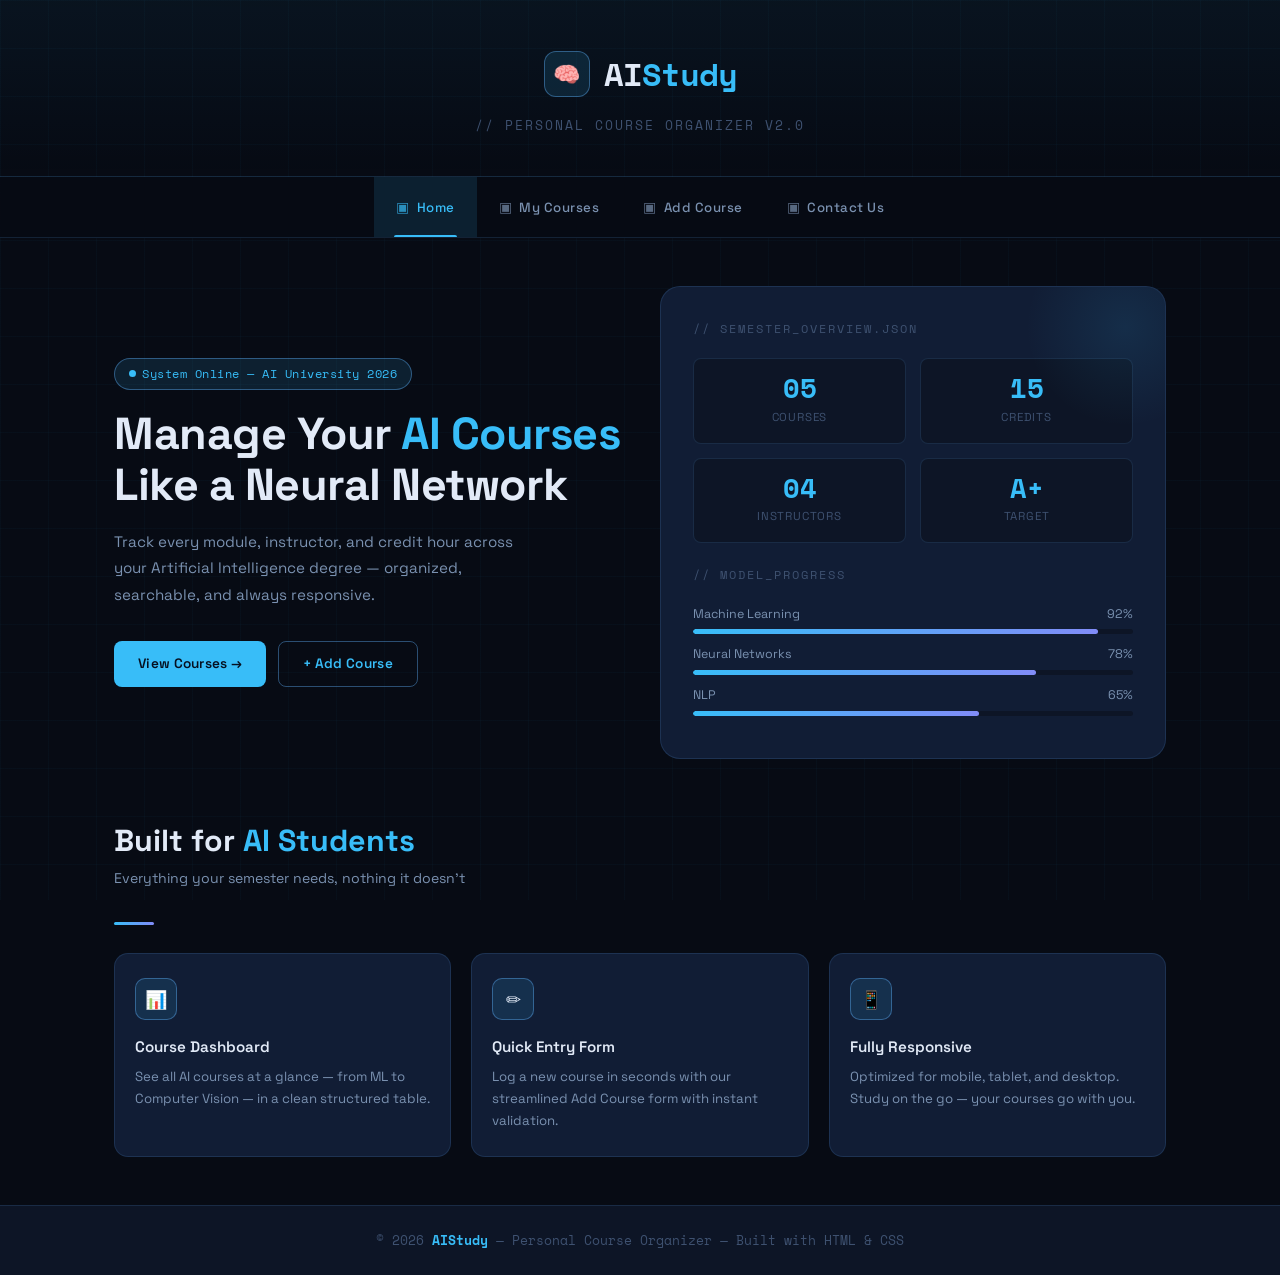
<file: index.html>
<!DOCTYPE html>
<html lang="en">
<head>
    <meta charset="UTF-8" />
    <meta name="viewport" content="width=device-width, initial-scale=1.0" />
    <title>AI University — Course Organizer</title>
    <link rel="stylesheet" href="css/style.css" />
</head>
<body>

    <!-- ===== HEADER ===== -->
    <header>
        <div class="logo-wrap">
            <div class="logo-icon">&#x1F9E0;</div>
            <div class="logo-text">AI<span>Study</span></div>
        </div>
        <p class="header-sub">// Personal Course Organizer v2.0</p>
    </header>

    <!-- ===== NAV ===== -->
    <nav>
        <ul>
            <li><a href="index.html" class="active"><span class="nav-icon">&#x25A3;</span> Home</a></li>
            <li><a href="courses.html"><span class="nav-icon">&#x25A3;</span> My Courses</a></li>
            <li><a href="add-course.html"><span class="nav-icon">&#x25A3;</span> Add Course</a></li>
            <li><a href="contact.html"><span class="nav-icon">&#x25A3;</span> Contact Us</a></li>
        </ul>
    </nav>

    <!-- ===== MAIN ===== -->
    <main>

        <!-- Hero -->
        <section class="hero">
            <div class="hero-text">
                <div class="hero-badge">System Online — AI University 2026</div>
                <h2>
                    Manage Your <span class="hl">AI Courses</span><br />
                    Like a Neural Network
                </h2>
                <p>
                    Track every module, instructor, and credit hour across your
                    Artificial Intelligence degree — organized, searchable, and
                    always responsive.
                </p>
                <div class="btn-actions">
                    <a href="courses.html" class="btn btn-primary">View Courses &rarr;</a>
                    <a href="add-course.html" class="btn btn-ghost">+ Add Course</a>
                </div>
            </div>

            <div class="hero-panel">
                <p class="panel-label">// semester_overview.json</p>
                <div class="stat-grid">
                    <div class="stat-box">
                        <div class="num">05</div>
                        <div class="lbl">Courses</div>
                    </div>
                    <div class="stat-box">
                        <div class="num">15</div>
                        <div class="lbl">Credits</div>
                    </div>
                    <div class="stat-box">
                        <div class="num">04</div>
                        <div class="lbl">Instructors</div>
                    </div>
                    <div class="stat-box">
                        <div class="num">A+</div>
                        <div class="lbl">Target</div>
                    </div>
                </div>
                <p class="panel-label" style="margin-top:18px;">// model_progress</p>
                <div class="model-bar">
                    <div class="model-bar-label"><span>Machine Learning</span><span>92%</span></div>
                    <div class="bar-track"><div class="bar-fill" style="width:92%"></div></div>
                </div>
                <div class="model-bar">
                    <div class="model-bar-label"><span>Neural Networks</span><span>78%</span></div>
                    <div class="bar-track"><div class="bar-fill" style="width:78%"></div></div>
                </div>
                <div class="model-bar">
                    <div class="model-bar-label"><span>NLP</span><span>65%</span></div>
                    <div class="bar-track"><div class="bar-fill" style="width:65%"></div></div>
                </div>
            </div>
        </section>

        <!-- Features -->
        <section>
            <h2 class="section-title">Built for <span>AI Students</span></h2>
            <p class="section-sub">Everything your semester needs, nothing it doesn't</p>
            <div class="divider"></div>

            <div class="features">
                <div class="feature-card">
                    <div class="feat-icon">&#x1F4CA;</div>
                    <h3>Course Dashboard</h3>
                    <p>See all AI courses at a glance — from ML to Computer Vision — in a clean structured table.</p>
                </div>
                <div class="feature-card">
                    <div class="feat-icon">&#x270F;</div>
                    <h3>Quick Entry Form</h3>
                    <p>Log a new course in seconds with our streamlined Add Course form with instant validation.</p>
                </div>
                <div class="feature-card">
                    <div class="feat-icon">&#x1F4F1;</div>
                    <h3>Fully Responsive</h3>
                    <p>Optimized for mobile, tablet, and desktop. Study on the go — your courses go with you.</p>
                </div>
            </div>
        </section>

    </main>

    <!-- ===== FOOTER ===== -->
    <footer>
        <p>&copy; 2026 <strong>AIStudy</strong> &mdash; Personal Course Organizer &mdash; Built with HTML &amp; CSS</p>
    </footer>

</body>
</html>
</file>
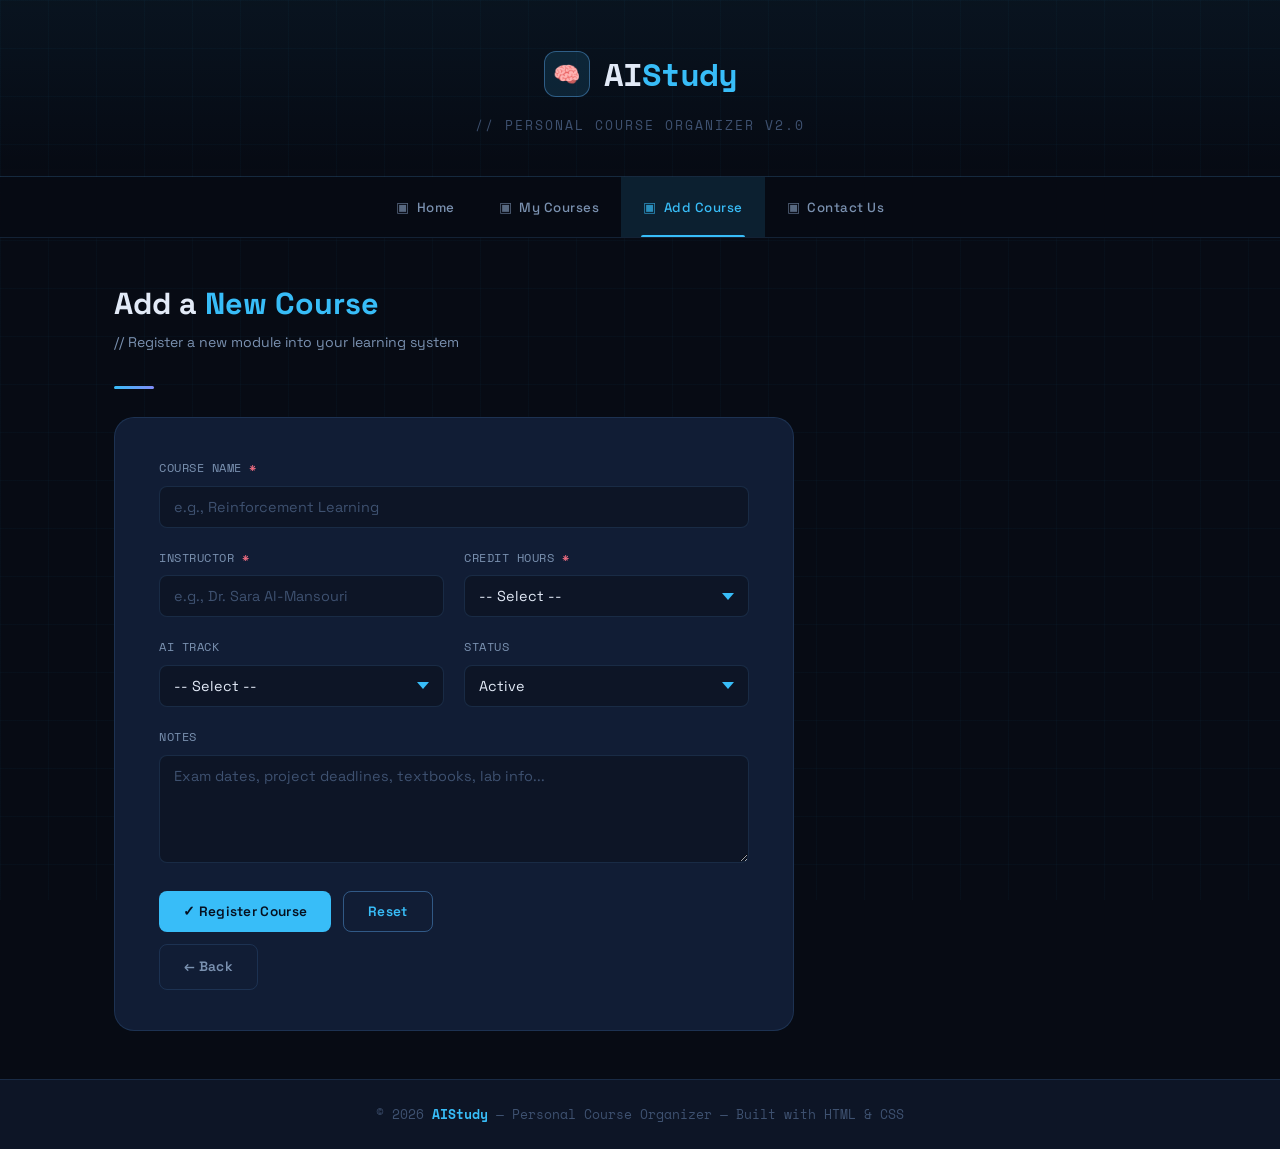
<file: add-course.html>
<!DOCTYPE html>
<html lang="en">
<head>
    <meta charset="UTF-8" />
    <meta name="viewport" content="width=device-width, initial-scale=1.0" />
    <title>AI University — Add Course</title>
    <link rel="stylesheet" href="css/style.css" />
</head>
<body>

    <!-- ===== HEADER ===== -->
    <header>
        <div class="logo-wrap">
            <div class="logo-icon">&#x1F9E0;</div>
            <div class="logo-text">AI<span>Study</span></div>
        </div>
        <p class="header-sub">// Personal Course Organizer v2.0</p>
    </header>

    <!-- ===== NAV ===== -->
    <nav>
        <ul>
            <li><a href="index.html"><span class="nav-icon">&#x25A3;</span> Home</a></li>
            <li><a href="courses.html"><span class="nav-icon">&#x25A3;</span> My Courses</a></li>
            <li><a href="add-course.html" class="active"><span class="nav-icon">&#x25A3;</span> Add Course</a></li>
            <li><a href="contact.html"><span class="nav-icon">&#x25A3;</span> Contact Us</a></li>
        </ul>
    </nav>

    <!-- ===== MAIN ===== -->
    <main>
        <section>
            <h2 class="section-title">Add a <span>New Course</span></h2>
            <p class="section-sub">// Register a new module into your learning system</p>
            <div class="divider"></div>

            <div class="form-card">
                <div class="form-grid">

                    <!-- Course Name -->
                    <div class="form-group full">
                        <label for="courseName">Course Name <span>*</span></label>
                        <input
                            type="text"
                            id="courseName"
                            name="courseName"
                            placeholder="e.g., Reinforcement Learning"
                            required
                        />
                    </div>

                    <!-- Instructor -->
                    <div class="form-group">
                        <label for="instructor">Instructor <span>*</span></label>
                        <input
                            type="text"
                            id="instructor"
                            name="instructor"
                            placeholder="e.g., Dr. Sara Al-Mansouri"
                            required
                        />
                    </div>

                    <!-- Credit Hours -->
                    <div class="form-group">
                        <label for="creditHours">Credit Hours <span>*</span></label>
                        <select id="creditHours" name="creditHours" required>
                            <option value="" disabled selected>-- Select --</option>
                            <option value="1">1 Credit Hour</option>
                            <option value="2">2 Credit Hours</option>
                            <option value="3">3 Credit Hours</option>
                            <option value="4">4 Credit Hours</option>
                        </select>
                    </div>

                    <!-- Track -->
                    <div class="form-group">
                        <label for="track">AI Track</label>
                        <select id="track" name="track">
                            <option value="" disabled selected>-- Select --</option>
                            <option value="ml">Machine Learning</option>
                            <option value="dl">Deep Learning</option>
                            <option value="nlp">NLP</option>
                            <option value="cv">Computer Vision</option>
                            <option value="robotics">Robotics</option>
                            <option value="ethics">AI Ethics</option>
                            <option value="general">General</option>
                        </select>
                    </div>

                    <!-- Status -->
                    <div class="form-group">
                        <label for="status">Status</label>
                        <select id="status" name="status">
                            <option value="active" selected>Active</option>
                            <option value="completed">Completed</option>
                            <option value="dropped">Dropped</option>
                        </select>
                    </div>

                    <!-- Notes -->
                    <div class="form-group full">
                        <label for="notes">Notes</label>
                        <textarea
                            id="notes"
                            name="notes"
                            placeholder="Exam dates, project deadlines, textbooks, lab info..."
                        ></textarea>
                    </div>

                    <!-- Actions -->
                    <div class="form-actions full">
                        <button type="button" class="btn btn-primary" onclick="handleSubmit()">
                            &#x2713; Register Course
                        </button>
                        <button type="button" class="btn btn-ghost" onclick="clearForm()">
                            Reset
                        </button>
                        <a href="courses.html" class="btn" style="background:transparent; color:var(--text-secondary); border:1px solid var(--border);">
                            &larr; Back
                        </a>
                    </div>

                </div>

                <div class="success-msg" id="successMsg">
                    &gt; Course registered successfully &mdash;
                    <a href="courses.html">view in My Courses &rarr;</a>
                </div>
            </div>
        </section>
    </main>

    <!-- ===== FOOTER ===== -->
    <footer>
        <p>&copy; 2026 <strong>AIStudy</strong> &mdash; Personal Course Organizer &mdash; Built with HTML &amp; CSS</p>
    </footer>

    <script>
        function handleSubmit() {
            const name   = document.getElementById('courseName').value.trim();
            const instr  = document.getElementById('instructor').value.trim();
            const credit = document.getElementById('creditHours').value;
            if (!name || !instr || !credit) {
                alert('Please complete all required fields (*).');
                return;
            }
            const msg = document.getElementById('successMsg');
            msg.style.display = 'block';
            msg.scrollIntoView({ behavior: 'smooth' });
        }

        function clearForm() {
            ['courseName','instructor','notes'].forEach(id => document.getElementById(id).value = '');
            document.getElementById('creditHours').value = '';
            document.getElementById('track').value = '';
            document.getElementById('status').value = 'active';
            document.getElementById('successMsg').style.display = 'none';
        }
    </script>

</body>
</html>
</file>
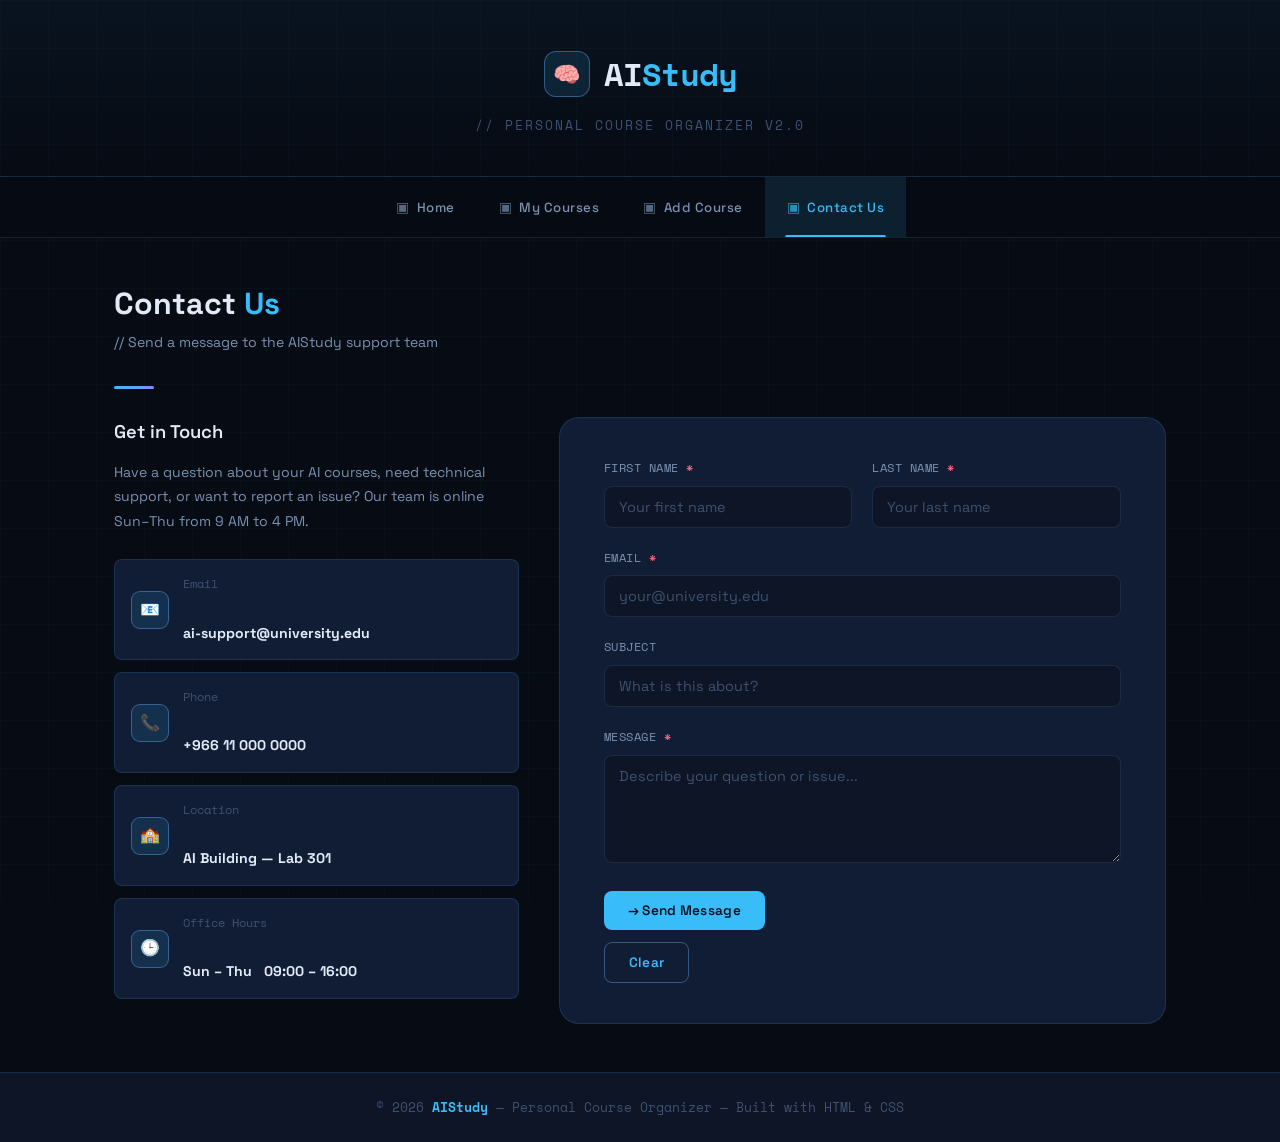
<file: contact.html>
<!DOCTYPE html>
<html lang="en">
<head>
    <meta charset="UTF-8" />
    <meta name="viewport" content="width=device-width, initial-scale=1.0" />
    <title>AI University — Contact Us</title>
    <link rel="stylesheet" href="css/style.css" />
</head>
<body>

    <!-- ===== HEADER ===== -->
    <header>
        <div class="logo-wrap">
            <div class="logo-icon">&#x1F9E0;</div>
            <div class="logo-text">AI<span>Study</span></div>
        </div>
        <p class="header-sub">// Personal Course Organizer v2.0</p>
    </header>

    <!-- ===== NAV ===== -->
    <nav>
        <ul>
            <li><a href="index.html"><span class="nav-icon">&#x25A3;</span> Home</a></li>
            <li><a href="courses.html"><span class="nav-icon">&#x25A3;</span> My Courses</a></li>
            <li><a href="add-course.html"><span class="nav-icon">&#x25A3;</span> Add Course</a></li>
            <li><a href="contact.html" class="active"><span class="nav-icon">&#x25A3;</span> Contact Us</a></li>
        </ul>
    </nav>

    <!-- ===== MAIN ===== -->
    <main>
        <section>
            <h2 class="section-title">Contact <span>Us</span></h2>
            <p class="section-sub">// Send a message to the AIStudy support team</p>
            <div class="divider"></div>

            <div class="contact-grid">

                <!-- Info -->
                <div class="contact-info">
                    <h3>Get in Touch</h3>
                    <p>
                        Have a question about your AI courses, need technical support,
                        or want to report an issue? Our team is online Sun&ndash;Thu
                        from 9 AM to 4 PM.
                    </p>

                    <div class="info-item">
                        <div class="info-icon">&#x1F4E7;</div>
                        <div class="det">
                            <p>Email</p>
                            <strong>ai-support@university.edu</strong>
                        </div>
                    </div>

                    <div class="info-item">
                        <div class="info-icon">&#x1F4DE;</div>
                        <div class="det">
                            <p>Phone</p>
                            <strong>+966 11 000 0000</strong>
                        </div>
                    </div>

                    <div class="info-item">
                        <div class="info-icon">&#x1F3EB;</div>
                        <div class="det">
                            <p>Location</p>
                            <strong>AI Building &mdash; Lab 301</strong>
                        </div>
                    </div>

                    <div class="info-item">
                        <div class="info-icon">&#x1F552;</div>
                        <div class="det">
                            <p>Office Hours</p>
                            <strong>Sun &ndash; Thu &nbsp; 09:00 &ndash; 16:00</strong>
                        </div>
                    </div>
                </div>

                <!-- Form -->
                <div class="form-card">
                    <div class="form-grid">

                        <div class="form-group">
                            <label for="firstName">First Name <span>*</span></label>
                            <input type="text" id="firstName" placeholder="Your first name" required />
                        </div>

                        <div class="form-group">
                            <label for="lastName">Last Name <span>*</span></label>
                            <input type="text" id="lastName" placeholder="Your last name" required />
                        </div>

                        <div class="form-group full">
                            <label for="email">Email <span>*</span></label>
                            <input type="email" id="email" placeholder="your@university.edu" required />
                        </div>

                        <div class="form-group full">
                            <label for="subject">Subject</label>
                            <input type="text" id="subject" placeholder="What is this about?" />
                        </div>

                        <div class="form-group full">
                            <label for="message">Message <span>*</span></label>
                            <textarea id="message" placeholder="Describe your question or issue..." required></textarea>
                        </div>

                        <div class="form-actions full">
                            <button type="button" class="btn btn-primary" onclick="sendMsg()">
                                &#x2192; Send Message
                            </button>
                            <button type="button" class="btn btn-ghost" onclick="clearMsg()">Clear</button>
                        </div>

                    </div>

                    <div class="success-msg" id="contactSuccess">
                        &gt; Message transmitted successfully &mdash; we'll respond within 24 hrs.
                    </div>
                </div>

            </div>
        </section>
    </main>

    <!-- ===== FOOTER ===== -->
    <footer>
        <p>&copy; 2026 <strong>AIStudy</strong> &mdash; Personal Course Organizer &mdash; Built with HTML &amp; CSS</p>
    </footer>

    <script>
        function sendMsg() {
            const first = document.getElementById('firstName').value.trim();
            const email = document.getElementById('email').value.trim();
            const msg   = document.getElementById('message').value.trim();
            if (!first || !email || !msg) {
                alert('Please fill in all required fields (*).');
                return;
            }
            const el = document.getElementById('contactSuccess');
            el.style.display = 'block';
            el.scrollIntoView({ behavior: 'smooth' });
        }

        function clearMsg() {
            ['firstName','lastName','email','subject','message'].forEach(id => {
                document.getElementById(id).value = '';
            });
            document.getElementById('contactSuccess').style.display = 'none';
        }
    </script>

</body>
</html>
</file>
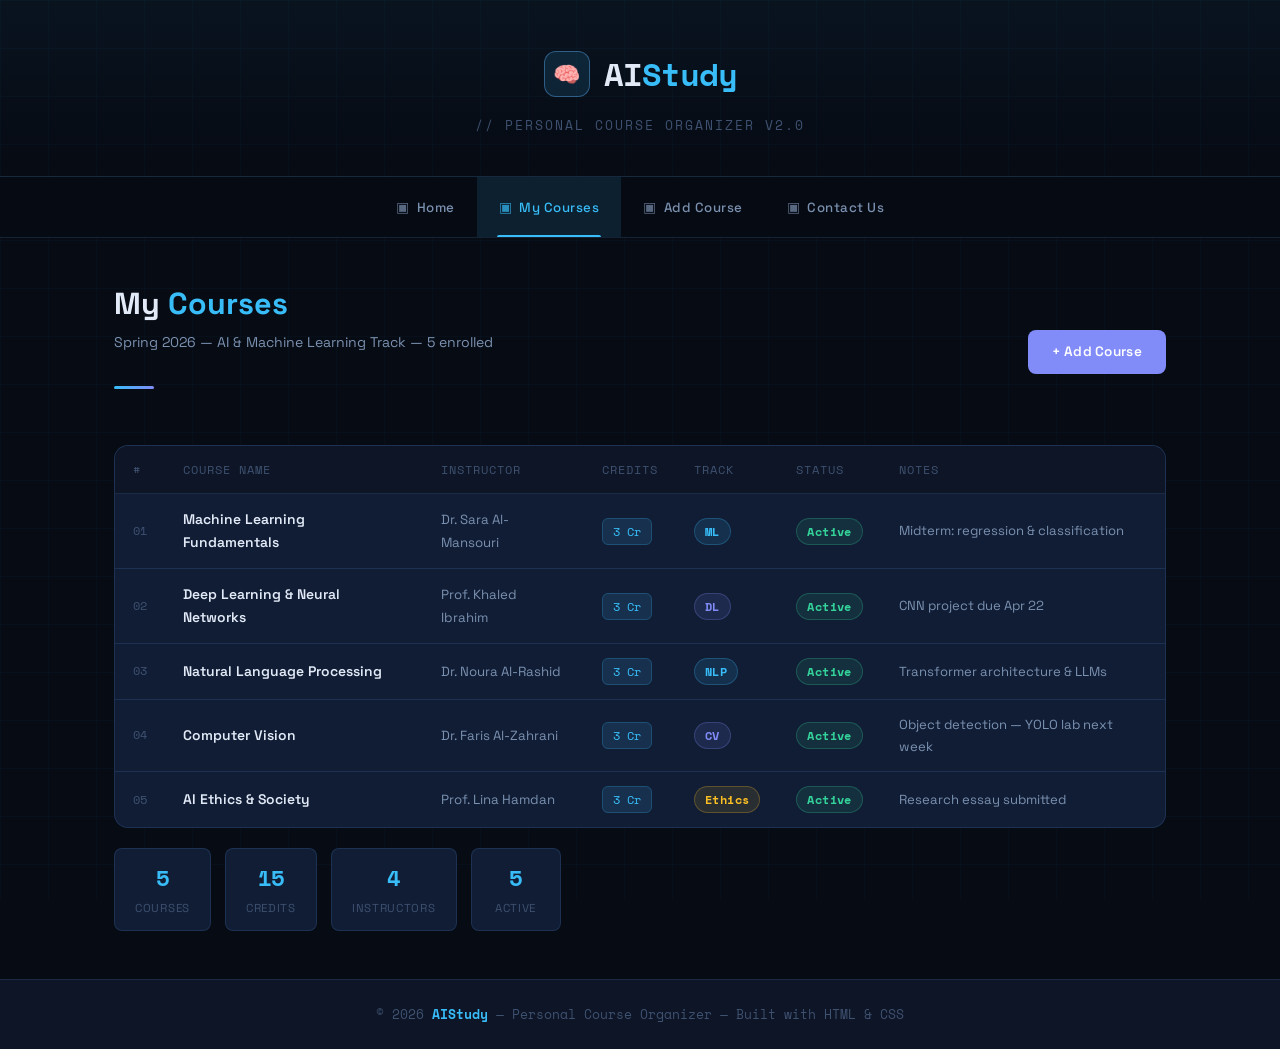
<file: courses.html>
<!DOCTYPE html>
<html lang="en">
<head>
    <meta charset="UTF-8" />
    <meta name="viewport" content="width=device-width, initial-scale=1.0" />
    <title>AI University — My Courses</title>
    <link rel="stylesheet" href="css/style.css" />
</head>
<body>

    <!-- ===== HEADER ===== -->
    <header>
        <div class="logo-wrap">
            <div class="logo-icon">&#x1F9E0;</div>
            <div class="logo-text">AI<span>Study</span></div>
        </div>
        <p class="header-sub">// Personal Course Organizer v2.0</p>
    </header>

    <!-- ===== NAV ===== -->
    <nav>
        <ul>
            <li><a href="index.html"><span class="nav-icon">&#x25A3;</span> Home</a></li>
            <li><a href="courses.html" class="active"><span class="nav-icon">&#x25A3;</span> My Courses</a></li>
            <li><a href="add-course.html"><span class="nav-icon">&#x25A3;</span> Add Course</a></li>
            <li><a href="contact.html"><span class="nav-icon">&#x25A3;</span> Contact Us</a></li>
        </ul>
    </nav>

    <!-- ===== MAIN ===== -->
    <main>
        <section>
            <div class="courses-header">
                <div>
                    <h2 class="section-title">My <span>Courses</span></h2>
                    <p class="section-sub">Spring 2026 &mdash; AI &amp; Machine Learning Track &mdash; 5 enrolled</p>
                    <div class="divider"></div>
                </div>
                <a href="add-course.html" class="btn btn-accent" style="align-self:center;">+ Add Course</a>
            </div>

            <div class="table-wrap">
                <table>
                    <thead>
                        <tr>
                            <th>#</th>
                            <th>Course Name</th>
                            <th>Instructor</th>
                            <th>Credits</th>
                            <th>Track</th>
                            <th>Status</th>
                            <th>Notes</th>
                        </tr>
                    </thead>
                    <tbody>
                        <tr>
                            <td style="font-family:'Space Mono',monospace; color:var(--text-muted); font-size:0.78rem;">01</td>
                            <td><span class="td-name">Machine Learning Fundamentals</span></td>
                            <td><span class="td-instr">Dr. Sara Al-Mansouri</span></td>
                            <td><span class="credit-chip">3 Cr</span></td>
                            <td><span class="badge badge-cyan">ML</span></td>
                            <td><span class="badge badge-green">Active</span></td>
                            <td style="color:var(--text-secondary); font-size:0.82rem;">Midterm: regression &amp; classification</td>
                        </tr>
                        <tr>
                            <td style="font-family:'Space Mono',monospace; color:var(--text-muted); font-size:0.78rem;">02</td>
                            <td><span class="td-name">Deep Learning &amp; Neural Networks</span></td>
                            <td><span class="td-instr">Prof. Khaled Ibrahim</span></td>
                            <td><span class="credit-chip">3 Cr</span></td>
                            <td><span class="badge badge-violet">DL</span></td>
                            <td><span class="badge badge-green">Active</span></td>
                            <td style="color:var(--text-secondary); font-size:0.82rem;">CNN project due Apr 22</td>
                        </tr>
                        <tr>
                            <td style="font-family:'Space Mono',monospace; color:var(--text-muted); font-size:0.78rem;">03</td>
                            <td><span class="td-name">Natural Language Processing</span></td>
                            <td><span class="td-instr">Dr. Noura Al-Rashid</span></td>
                            <td><span class="credit-chip">3 Cr</span></td>
                            <td><span class="badge badge-cyan">NLP</span></td>
                            <td><span class="badge badge-green">Active</span></td>
                            <td style="color:var(--text-secondary); font-size:0.82rem;">Transformer architecture &amp; LLMs</td>
                        </tr>
                        <tr>
                            <td style="font-family:'Space Mono',monospace; color:var(--text-muted); font-size:0.78rem;">04</td>
                            <td><span class="td-name">Computer Vision</span></td>
                            <td><span class="td-instr">Dr. Faris Al-Zahrani</span></td>
                            <td><span class="credit-chip">3 Cr</span></td>
                            <td><span class="badge badge-violet">CV</span></td>
                            <td><span class="badge badge-green">Active</span></td>
                            <td style="color:var(--text-secondary); font-size:0.82rem;">Object detection — YOLO lab next week</td>
                        </tr>
                        <tr>
                            <td style="font-family:'Space Mono',monospace; color:var(--text-muted); font-size:0.78rem;">05</td>
                            <td><span class="td-name">AI Ethics &amp; Society</span></td>
                            <td><span class="td-instr">Prof. Lina Hamdan</span></td>
                            <td><span class="credit-chip">3 Cr</span></td>
                            <td><span class="badge badge-amber">Ethics</span></td>
                            <td><span class="badge badge-green">Active</span></td>
                            <td style="color:var(--text-secondary); font-size:0.82rem;">Research essay submitted</td>
                        </tr>
                    </tbody>
                </table>
            </div>

            <div class="stat-row">
                <div class="mini-stat">
                    <div class="n">5</div>
                    <div class="l">Courses</div>
                </div>
                <div class="mini-stat">
                    <div class="n">15</div>
                    <div class="l">Credits</div>
                </div>
                <div class="mini-stat">
                    <div class="n">4</div>
                    <div class="l">Instructors</div>
                </div>
                <div class="mini-stat">
                    <div class="n">5</div>
                    <div class="l">Active</div>
                </div>
            </div>

        </section>
    </main>

    <!-- ===== FOOTER ===== -->
    <footer>
        <p>&copy; 2026 <strong>AIStudy</strong> &mdash; Personal Course Organizer &mdash; Built with HTML &amp; CSS</p>
    </footer>

</body>
</html>
</file>
<file: css/style.css>
/* ============================================================
   AI University — Personal Course Organizer
   style.css  |  External stylesheet only
   ============================================================ */

@import url('https://fonts.googleapis.com/css2?family=Space+Grotesk:wght@300;400;500;600;700&family=Space+Mono:wght@400;700&display=swap');

/* ---- Design Tokens ---- */
:root {
    /* Core palette — dark futuristic */
    --bg-page:       #070b14;
    --bg-surface:    #0d1526;
    --bg-card:       #111d35;
    --bg-card-hover: #162240;
    --border:        rgba(99, 179, 255, 0.14);
    --border-glow:   rgba(99, 179, 255, 0.40);

    /* Accent */
    --cyan:          #38bdf8;
    --cyan-dim:      rgba(56,189,248,0.12);
    --cyan-mid:      rgba(56,189,248,0.30);
    --violet:        #818cf8;
    --violet-dim:    rgba(129,140,248,0.12);
    --emerald:       #34d399;
    --amber:         #fbbf24;
    --rose:          #fb7185;

    /* Text */
    --text-primary:  #e2eaf7;
    --text-secondary:#7a91b0;
    --text-muted:    #3e5170;

    /* Sizing */
    --nav-h:         60px;
    --radius-sm:     8px;
    --radius-md:     14px;
    --radius-lg:     20px;
    --transition:    0.25s cubic-bezier(.4,0,.2,1);
    --font-main:     'Space Grotesk', sans-serif;
    --font-mono:     'Space Mono', monospace;
}

/* ---- Reset ---- */
*, *::before, *::after { box-sizing: border-box; margin: 0; padding: 0; }
html { scroll-behavior: smooth; }

body {
    font-family: var(--font-main);
    background: var(--bg-page);
    color: var(--text-primary);
    min-height: 100vh;
    display: flex;
    flex-direction: column;
    line-height: 1.65;
    font-size: 15px;
}

/* Subtle grid pattern overlay */
body::before {
    content: '';
    position: fixed;
    inset: 0;
    background-image:
        linear-gradient(rgba(56,189,248,0.03) 1px, transparent 1px),
        linear-gradient(90deg, rgba(56,189,248,0.03) 1px, transparent 1px);
    background-size: 48px 48px;
    pointer-events: none;
    z-index: 0;
}

a { color: inherit; text-decoration: none; }

/* ============================================================
   HEADER
   ============================================================ */
header {
    position: relative;
    z-index: 1;
    padding: 48px 24px 40px;
    text-align: center;
    border-bottom: 1px solid var(--border);
    background: linear-gradient(180deg, rgba(56,189,248,0.05) 0%, transparent 100%);
}

.logo-wrap {
    display: inline-flex;
    align-items: center;
    gap: 14px;
    margin-bottom: 10px;
}

.logo-icon {
    width: 46px;
    height: 46px;
    border-radius: 12px;
    background: var(--cyan-dim);
    border: 1px solid var(--border-glow);
    display: flex;
    align-items: center;
    justify-content: center;
    font-size: 22px;
}

.logo-text {
    font-family: var(--font-mono);
    font-size: clamp(1.4rem, 3vw, 2rem);
    font-weight: 700;
    color: var(--text-primary);
    letter-spacing: -1px;
}

.logo-text span { color: var(--cyan); }

.header-sub {
    font-size: 0.82rem;
    color: var(--text-muted);
    font-family: var(--font-mono);
    letter-spacing: 2px;
    text-transform: uppercase;
    margin-top: 4px;
}

/* ============================================================
   NAV
   ============================================================ */
nav {
    position: sticky;
    top: 0;
    z-index: 100;
    background: rgba(7,11,20,0.88);
    backdrop-filter: blur(16px);
    border-bottom: 1px solid var(--border);
}

nav ul {
    list-style: none;
    display: flex;
    justify-content: center;
    flex-wrap: wrap;
    max-width: 860px;
    margin: 0 auto;
}

nav ul li a {
    display: flex;
    align-items: center;
    gap: 7px;
    height: var(--nav-h);
    padding: 0 22px;
    font-size: 0.83rem;
    font-weight: 500;
    color: var(--text-secondary);
    letter-spacing: 0.5px;
    transition: color var(--transition), background var(--transition);
    position: relative;
}

nav ul li a .nav-icon {
    font-size: 14px;
    opacity: 0.7;
}

nav ul li a::after {
    content: '';
    position: absolute;
    bottom: 0; left: 20px; right: 20px;
    height: 2px;
    background: var(--cyan);
    border-radius: 2px 2px 0 0;
    transform: scaleX(0);
    transition: transform var(--transition);
}

nav ul li a:hover,
nav ul li a.active {
    color: var(--cyan);
    background: var(--cyan-dim);
}

nav ul li a:hover::after,
nav ul li a.active::after {
    transform: scaleX(1);
}

/* ============================================================
   MAIN
   ============================================================ */
main {
    flex: 1;
    max-width: 1100px;
    width: 100%;
    margin: 48px auto;
    padding: 0 24px;
    position: relative;
    z-index: 1;
}

/* ---- Section heading ---- */
.section-title {
    font-size: clamp(1.4rem, 2.5vw, 1.9rem);
    font-weight: 700;
    color: var(--text-primary);
    line-height: 1.2;
    margin-bottom: 8px;
}

.section-title span { color: var(--cyan); }

.section-sub {
    color: var(--text-secondary);
    font-size: 0.88rem;
    margin-bottom: 32px;
}

.divider {
    width: 40px;
    height: 3px;
    background: linear-gradient(90deg, var(--cyan), var(--violet));
    border-radius: 4px;
    margin: 10px 0 28px;
}

/* ---- Cards ---- */
.card {
    background: var(--bg-card);
    border: 1px solid var(--border);
    border-radius: var(--radius-md);
    padding: 28px;
    transition: border-color var(--transition), background var(--transition), transform var(--transition);
}

.card:hover {
    border-color: var(--border-glow);
    background: var(--bg-card-hover);
    transform: translateY(-3px);
}

/* ============================================================
   HOME PAGE
   ============================================================ */
.hero {
    display: grid;
    grid-template-columns: 1fr 1fr;
    gap: 40px;
    align-items: center;
    margin-bottom: 64px;
}

.hero-badge {
    display: inline-flex;
    align-items: center;
    gap: 6px;
    background: var(--cyan-dim);
    border: 1px solid var(--border-glow);
    border-radius: 999px;
    padding: 5px 14px;
    font-size: 0.75rem;
    color: var(--cyan);
    font-family: var(--font-mono);
    letter-spacing: 0.5px;
    margin-bottom: 18px;
}

.hero-badge::before {
    content: '';
    width: 7px; height: 7px;
    border-radius: 50%;
    background: var(--cyan);
}

.hero-text h2 {
    font-size: clamp(1.8rem, 3.5vw, 2.8rem);
    font-weight: 700;
    line-height: 1.15;
    margin-bottom: 18px;
    letter-spacing: -0.5px;
}

.hero-text h2 .hl { color: var(--cyan); }

.hero-text p {
    color: var(--text-secondary);
    font-size: 0.95rem;
    max-width: 420px;
    margin-bottom: 32px;
    line-height: 1.75;
}

/* ---- Buttons ---- */
.btn {
    display: inline-flex;
    align-items: center;
    gap: 8px;
    padding: 11px 24px;
    border-radius: var(--radius-sm);
    font-family: var(--font-main);
    font-size: 0.85rem;
    font-weight: 600;
    cursor: pointer;
    transition: all var(--transition);
    border: none;
    letter-spacing: 0.3px;
}

.btn-primary {
    background: var(--cyan);
    color: #061020;
}

.btn-primary:hover {
    background: #7dd3fc;
    transform: translateY(-2px);
    box-shadow: 0 0 24px rgba(56,189,248,0.35);
}

.btn-ghost {
    background: transparent;
    color: var(--cyan);
    border: 1px solid var(--border-glow);
}

.btn-ghost:hover {
    background: var(--cyan-dim);
    transform: translateY(-2px);
    box-shadow: 0 0 16px rgba(56,189,248,0.18);
}

.btn-accent {
    background: var(--violet);
    color: #fff;
}

.btn-accent:hover {
    background: #a5b4fc;
    transform: translateY(-2px);
    box-shadow: 0 0 24px rgba(129,140,248,0.35);
}

.btn-actions {
    display: flex;
    gap: 12px;
    flex-wrap: wrap;
}

/* Hero visual panel */
.hero-panel {
    background: var(--bg-card);
    border: 1px solid var(--border);
    border-radius: var(--radius-lg);
    padding: 32px;
    position: relative;
    overflow: hidden;
}

.hero-panel::before {
    content: '';
    position: absolute;
    top: -60px; right: -60px;
    width: 200px; height: 200px;
    border-radius: 50%;
    background: radial-gradient(circle, rgba(56,189,248,0.10) 0%, transparent 70%);
}

.panel-label {
    font-family: var(--font-mono);
    font-size: 0.72rem;
    color: var(--text-muted);
    text-transform: uppercase;
    letter-spacing: 2px;
    margin-bottom: 20px;
}

.stat-grid {
    display: grid;
    grid-template-columns: 1fr 1fr;
    gap: 14px;
    margin-bottom: 22px;
}

.stat-box {
    background: var(--bg-surface);
    border: 1px solid var(--border);
    border-radius: var(--radius-sm);
    padding: 16px 14px;
    text-align: center;
    transition: border-color var(--transition), transform var(--transition);
}

.stat-box:hover {
    border-color: var(--border-glow);
    transform: translateY(-2px);
}

.stat-box .num {
    font-family: var(--font-mono);
    font-size: 1.7rem;
    font-weight: 700;
    color: var(--cyan);
    line-height: 1;
}

.stat-box .lbl {
    font-size: 0.72rem;
    color: var(--text-muted);
    margin-top: 5px;
    text-transform: uppercase;
    letter-spacing: 0.8px;
}

/* AI progress bar inside panel */
.model-bar {
    margin-bottom: 10px;
}

.model-bar-label {
    display: flex;
    justify-content: space-between;
    font-size: 0.78rem;
    color: var(--text-secondary);
    margin-bottom: 5px;
}

.bar-track {
    height: 5px;
    background: var(--bg-surface);
    border-radius: 99px;
    overflow: hidden;
}

.bar-fill {
    height: 100%;
    border-radius: 99px;
    background: linear-gradient(90deg, var(--cyan), var(--violet));
    transition: width 0.6s ease;
}

/* Features grid */
.features {
    display: grid;
    grid-template-columns: repeat(3, 1fr);
    gap: 20px;
    margin-top: 16px;
}

.feature-card {
    background: var(--bg-card);
    border: 1px solid var(--border);
    border-radius: var(--radius-md);
    padding: 24px 20px;
    transition: border-color var(--transition), transform var(--transition), background var(--transition);
}

.feature-card:hover {
    border-color: var(--border-glow);
    background: var(--bg-card-hover);
    transform: translateY(-4px);
}

.feat-icon {
    width: 42px; height: 42px;
    border-radius: 10px;
    background: var(--cyan-dim);
    border: 1px solid var(--border-glow);
    display: flex; align-items: center; justify-content: center;
    font-size: 18px;
    margin-bottom: 14px;
}

.feature-card h3 {
    font-size: 0.95rem;
    font-weight: 600;
    color: var(--text-primary);
    margin-bottom: 7px;
}

.feature-card p {
    font-size: 0.83rem;
    color: var(--text-secondary);
    line-height: 1.65;
}

/* ============================================================
   MY COURSES — TABLE
   ============================================================ */
.courses-header {
    display: flex;
    align-items: flex-start;
    justify-content: space-between;
    flex-wrap: wrap;
    gap: 16px;
    margin-bottom: 28px;
}

.table-wrap {
    background: var(--bg-card);
    border: 1px solid var(--border);
    border-radius: var(--radius-md);
    overflow: hidden;
}

table { width: 100%; border-collapse: collapse; font-size: 0.87rem; }

thead {
    background: var(--bg-surface);
    border-bottom: 1px solid var(--border);
}

thead th {
    padding: 14px 18px;
    text-align: left;
    font-family: var(--font-mono);
    font-size: 0.72rem;
    color: var(--text-muted);
    text-transform: uppercase;
    letter-spacing: 1px;
    font-weight: 400;
}

tbody tr {
    border-bottom: 1px solid var(--border);
    transition: background var(--transition);
}

tbody tr:last-child { border-bottom: none; }
tbody tr:hover { background: var(--cyan-dim); }

tbody td {
    padding: 14px 18px;
    color: var(--text-primary);
    vertical-align: middle;
}

.td-name { font-weight: 600; color: var(--text-primary); }
.td-instr { color: var(--text-secondary); font-size: 0.83rem; }

/* Badges */
.badge {
    display: inline-block;
    padding: 3px 10px;
    border-radius: 999px;
    font-size: 0.72rem;
    font-weight: 600;
    letter-spacing: 0.4px;
    font-family: var(--font-mono);
}

.badge-cyan   { background: var(--cyan-dim);    color: var(--cyan);    border: 1px solid rgba(56,189,248,0.25); }
.badge-violet { background: var(--violet-dim);  color: var(--violet);  border: 1px solid rgba(129,140,248,0.25); }
.badge-amber  { background: rgba(251,191,36,.1); color: var(--amber);  border: 1px solid rgba(251,191,36,.25); }
.badge-green  { background: rgba(52,211,153,.1); color: var(--emerald); border: 1px solid rgba(52,211,153,.25); }

.credit-chip {
    font-family: var(--font-mono);
    font-size: 0.78rem;
    color: var(--cyan);
    background: var(--cyan-dim);
    border: 1px solid rgba(56,189,248,0.22);
    border-radius: 6px;
    padding: 3px 10px;
}

/* Stats row */
.stat-row {
    display: flex;
    gap: 14px;
    margin-top: 20px;
    flex-wrap: wrap;
}

.mini-stat {
    background: var(--bg-card);
    border: 1px solid var(--border);
    border-radius: var(--radius-sm);
    padding: 12px 20px;
    text-align: center;
    min-width: 90px;
    transition: border-color var(--transition);
}

.mini-stat:hover { border-color: var(--border-glow); }

.mini-stat .n {
    font-family: var(--font-mono);
    font-size: 1.35rem;
    font-weight: 700;
    color: var(--cyan);
}

.mini-stat .l {
    font-size: 0.72rem;
    color: var(--text-muted);
    margin-top: 2px;
    text-transform: uppercase;
    letter-spacing: 0.7px;
}

/* ============================================================
   ADD COURSE — FORM
   ============================================================ */
.form-card {
    background: var(--bg-card);
    border: 1px solid var(--border);
    border-radius: var(--radius-lg);
    padding: 40px 44px;
    max-width: 680px;
}

.form-grid { display: grid; grid-template-columns: 1fr 1fr; gap: 20px; }
.form-group { display: flex; flex-direction: column; gap: 7px; }
.form-group.full { grid-column: 1 / -1; }

label {
    font-size: 0.78rem;
    font-family: var(--font-mono);
    color: var(--text-secondary);
    letter-spacing: 0.5px;
    text-transform: uppercase;
}

label span { color: var(--rose); }

input[type="text"],
input[type="email"],
input[type="number"],
input[type="tel"],
select,
textarea {
    width: 100%;
    padding: 11px 14px;
    background: var(--bg-surface);
    border: 1px solid var(--border);
    border-radius: var(--radius-sm);
    font-family: var(--font-main);
    font-size: 0.9rem;
    color: var(--text-primary);
    outline: none;
    transition: border-color var(--transition), box-shadow var(--transition);
}

input::placeholder, textarea::placeholder { color: var(--text-muted); }

input:focus, select:focus, textarea:focus {
    border-color: var(--cyan);
    box-shadow: 0 0 0 3px rgba(56,189,248,0.12);
}

select {
    appearance: none;
    background-image: url("data:image/svg+xml,%3Csvg xmlns='http://www.w3.org/2000/svg' width='12' height='7' viewBox='0 0 12 7'%3E%3Cpath fill='%2338bdf8' d='M6 7L0 0h12z'/%3E%3C/svg%3E");
    background-repeat: no-repeat;
    background-position: right 14px center;
    cursor: pointer;
}

select option { background: #111d35; }

textarea { resize: vertical; min-height: 108px; }

.form-actions { display: flex; gap: 12px; flex-wrap: wrap; margin-top: 8px; }

.success-msg {
    display: none;
    background: rgba(52,211,153,0.10);
    border: 1px solid rgba(52,211,153,0.30);
    color: var(--emerald);
    border-radius: var(--radius-sm);
    padding: 13px 16px;
    font-size: 0.88rem;
    margin-top: 18px;
    font-family: var(--font-mono);
}

.success-msg a { color: var(--cyan); text-decoration: underline; }

/* ============================================================
   CONTACT PAGE
   ============================================================ */
.contact-grid {
    display: grid;
    grid-template-columns: 1fr 1.5fr;
    gap: 40px;
    align-items: start;
}

.contact-info h3 {
    font-size: 1.15rem;
    font-weight: 600;
    color: var(--text-primary);
    margin-bottom: 12px;
}

.contact-info p {
    color: var(--text-secondary);
    font-size: 0.88rem;
    line-height: 1.75;
    margin-bottom: 26px;
}

.info-item {
    display: flex;
    align-items: center;
    gap: 14px;
    background: var(--bg-card);
    border: 1px solid var(--border);
    border-radius: var(--radius-sm);
    padding: 14px 16px;
    margin-bottom: 12px;
    transition: border-color var(--transition), transform var(--transition);
}

.info-item:hover {
    border-color: var(--border-glow);
    transform: translateX(4px);
}

.info-icon {
    width: 38px; height: 38px;
    border-radius: 9px;
    background: var(--cyan-dim);
    border: 1px solid var(--border-glow);
    display: flex; align-items: center; justify-content: center;
    font-size: 16px;
    flex-shrink: 0;
}

.info-item .det p  { font-size: 0.72rem; color: var(--text-muted); font-family: var(--font-mono); }
.info-item .det strong { font-size: 0.88rem; color: var(--text-primary); }

/* ============================================================
   FOOTER
   ============================================================ */
footer {
    position: relative;
    z-index: 1;
    border-top: 1px solid var(--border);
    background: var(--bg-surface);
    text-align: center;
    padding: 24px;
    font-size: 0.8rem;
    color: var(--text-muted);
    font-family: var(--font-mono);
}

footer strong { color: var(--cyan); }
footer a { color: var(--cyan); transition: color var(--transition); }
footer a:hover { color: #fff; }

/* ============================================================
   RESPONSIVE
   ============================================================ */
@media (max-width: 920px) {
    .hero           { grid-template-columns: 1fr; }
    .hero-panel     { display: none; }
    .features       { grid-template-columns: 1fr 1fr; }
    .contact-grid   { grid-template-columns: 1fr; }
    .form-card      { padding: 28px 20px; }
}

@media (max-width: 640px) {
    main            { margin: 28px auto; }
    .features       { grid-template-columns: 1fr; }
    .form-grid      { grid-template-columns: 1fr; }
    nav ul li a     { padding: 0 12px; font-size: 0.78rem; }
    thead th, tbody td { padding: 11px 12px; }
    .courses-header { flex-direction: column; }
}

@media (max-width: 400px) {
    nav ul          { flex-wrap: nowrap; overflow-x: auto; justify-content: flex-start; }
    header          { padding: 28px 16px 22px; }
}
</file>
